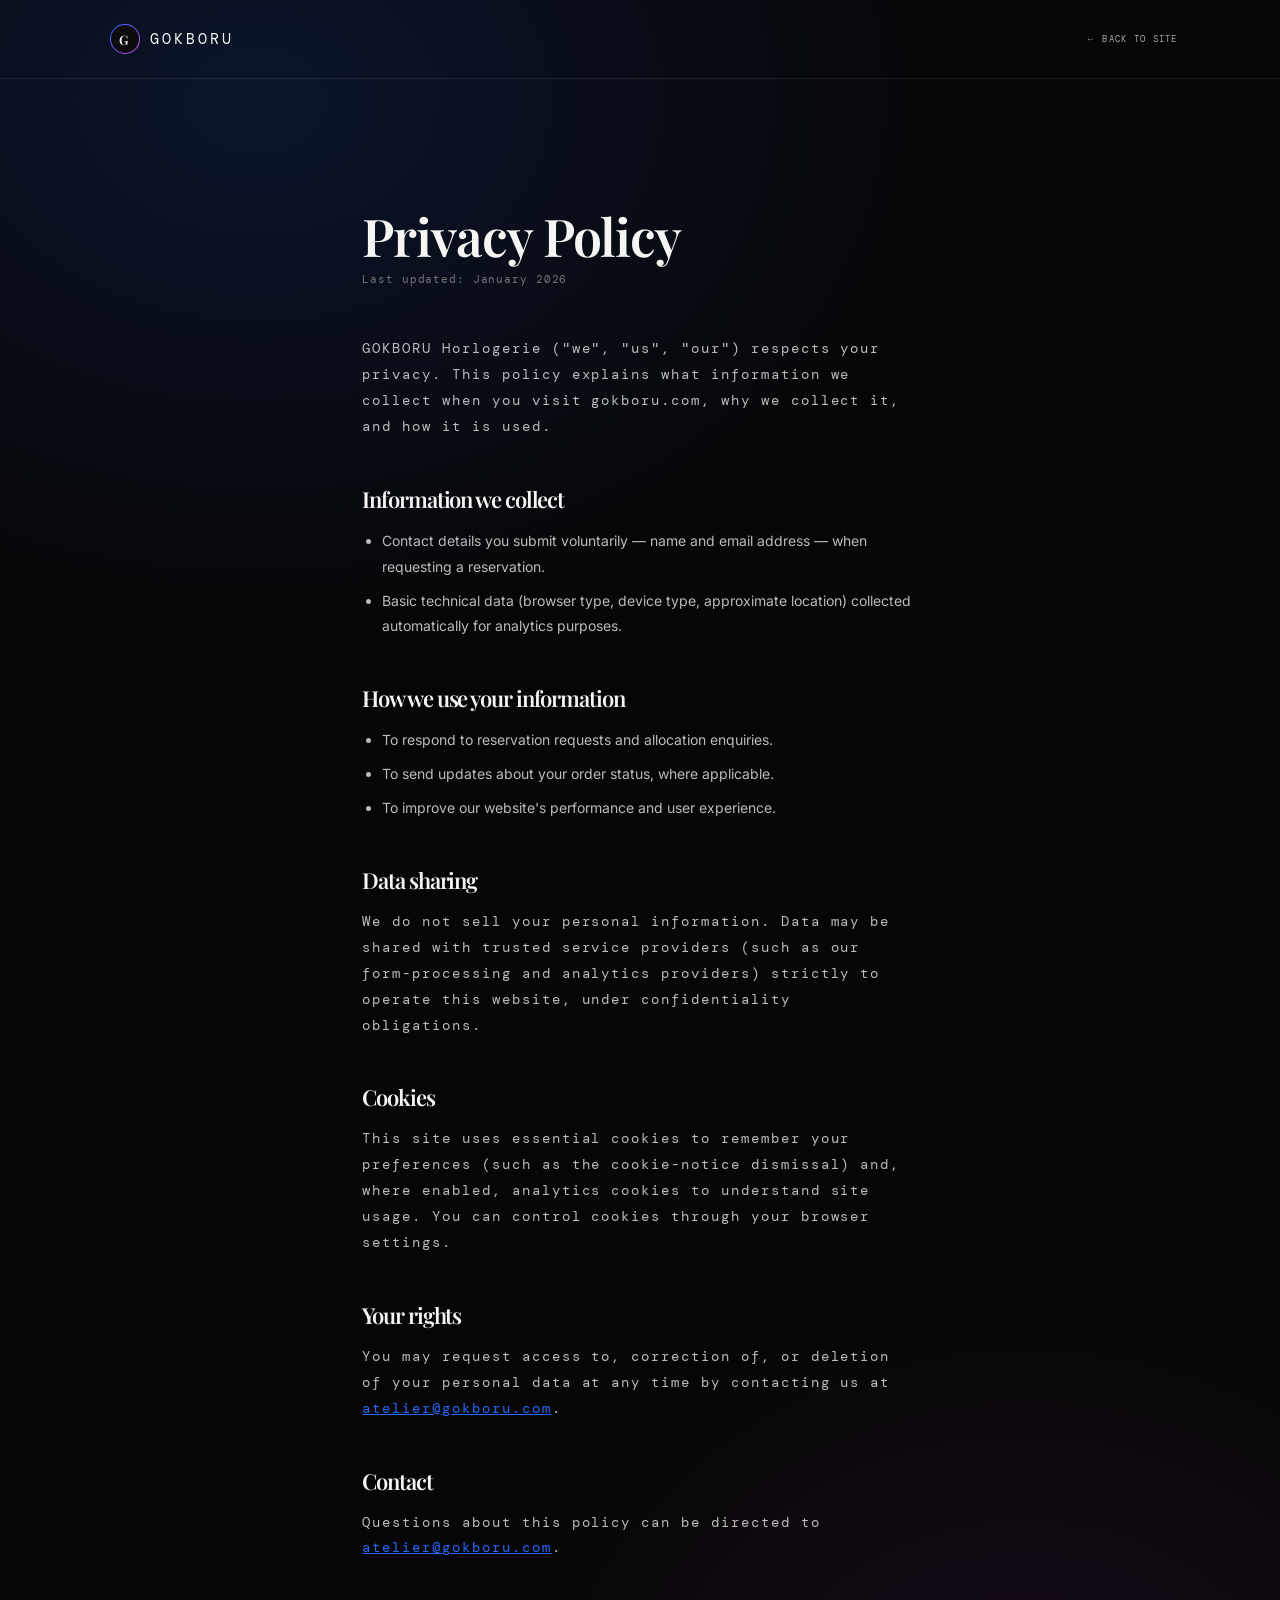
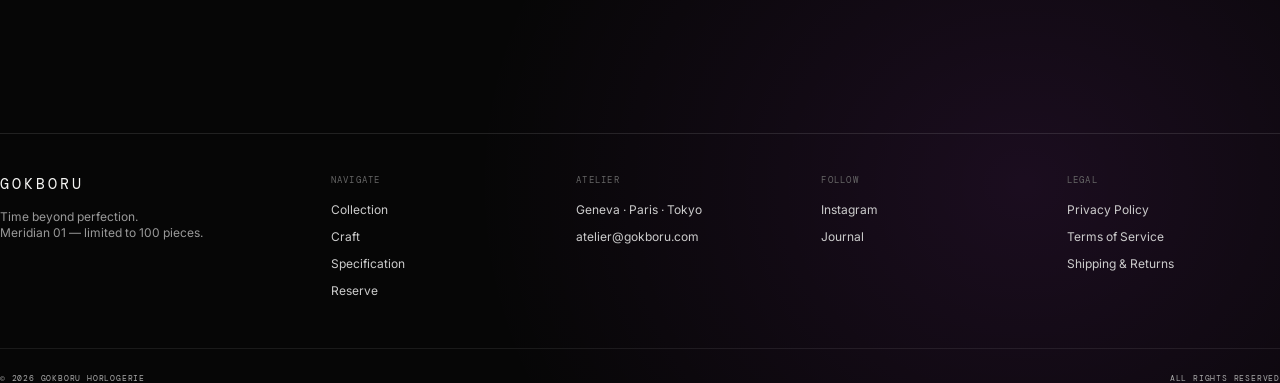
<file: privacy.html>
<!doctype html><html lang="en"><head><meta charset="utf-8"><meta name="viewport" content="width=device-width,initial-scale=1"><title>Privacy Policy — GOKBORU</title><meta name="robots" content="index, follow"><link rel="icon" href="favicon.ico" sizes="any"><link rel="apple-touch-icon" href="apple-touch-icon.png"><link rel="preconnect" href="https://fonts.googleapis.com"><link rel="preconnect" href="https://fonts.gstatic.com" crossorigin><link href="https://fonts.googleapis.com/css2?family=DM+Mono&family=Inter:wght@400;500;600&family=Playfair+Display:ital,wght@0,500;0,600;1,500&display=swap" rel="stylesheet"><link rel="stylesheet" href="styles.css"></head><body>
<div class="legal-page">
<div class="legal-header"><a class="brand" href="index.html" style="position:static;transform:none"><span class="brand-mark">G</span>GOKBORU</a><a class="legal-back" href="index.html">← BACK TO SITE</a></div>
<div class="legal">
<h1>Privacy Policy</h1>
<span class="updated">Last updated: January 2026</span>

<p>GOKBORU Horlogerie ("we", "us", "our") respects your privacy. This policy explains what information we collect when you visit gokboru.com, why we collect it, and how it is used.</p>

<h2>Information we collect</h2>
<ul>
<li>Contact details you submit voluntarily — name and email address — when requesting a reservation.</li>
<li>Basic technical data (browser type, device type, approximate location) collected automatically for analytics purposes.</li>
</ul>

<h2>How we use your information</h2>
<ul>
<li>To respond to reservation requests and allocation enquiries.</li>
<li>To send updates about your order status, where applicable.</li>
<li>To improve our website's performance and user experience.</li>
</ul>

<h2>Data sharing</h2>
<p>We do not sell your personal information. Data may be shared with trusted service providers (such as our form-processing and analytics providers) strictly to operate this website, under confidentiality obligations.</p>

<h2>Cookies</h2>
<p>This site uses essential cookies to remember your preferences (such as the cookie-notice dismissal) and, where enabled, analytics cookies to understand site usage. You can control cookies through your browser settings.</p>

<h2>Your rights</h2>
<p>You may request access to, correction of, or deletion of your personal data at any time by contacting us at <a href="mailto:atelier@gokboru.com">atelier@gokboru.com</a>.</p>

<h2>Contact</h2>
<p>Questions about this policy can be directed to <a href="mailto:atelier@gokboru.com">atelier@gokboru.com</a>.</p>
</div>
<footer><div class="f-top"><div class="f-brand"><strong>GOKBORU</strong><span>Time beyond perfection.<br>Meridian 01 — limited to 100 pieces.</span></div><div class="f-col"><b>NAVIGATE</b><a href="index.html#collection">Collection</a><a href="index.html#craft">Craft</a><a href="index.html#specs">Specification</a><a href="index.html#reserve">Reserve</a></div><div class="f-col"><b>ATELIER</b><span>Geneva · Paris · Tokyo</span><a href="mailto:atelier@gokboru.com">atelier@gokboru.com</a></div><div class="f-col"><b>FOLLOW</b><a href="#">Instagram</a><a href="#">Journal</a></div><div class="f-col"><b>LEGAL</b><a href="privacy.html">Privacy Policy</a><a href="terms.html">Terms of Service</a><a href="shipping.html">Shipping &amp; Returns</a></div></div><div class="f-bottom"><span>© 2026 GOKBORU HORLOGERIE</span><span>ALL RIGHTS RESERVED</span></div></footer>
</div>
</body></html>
</file>
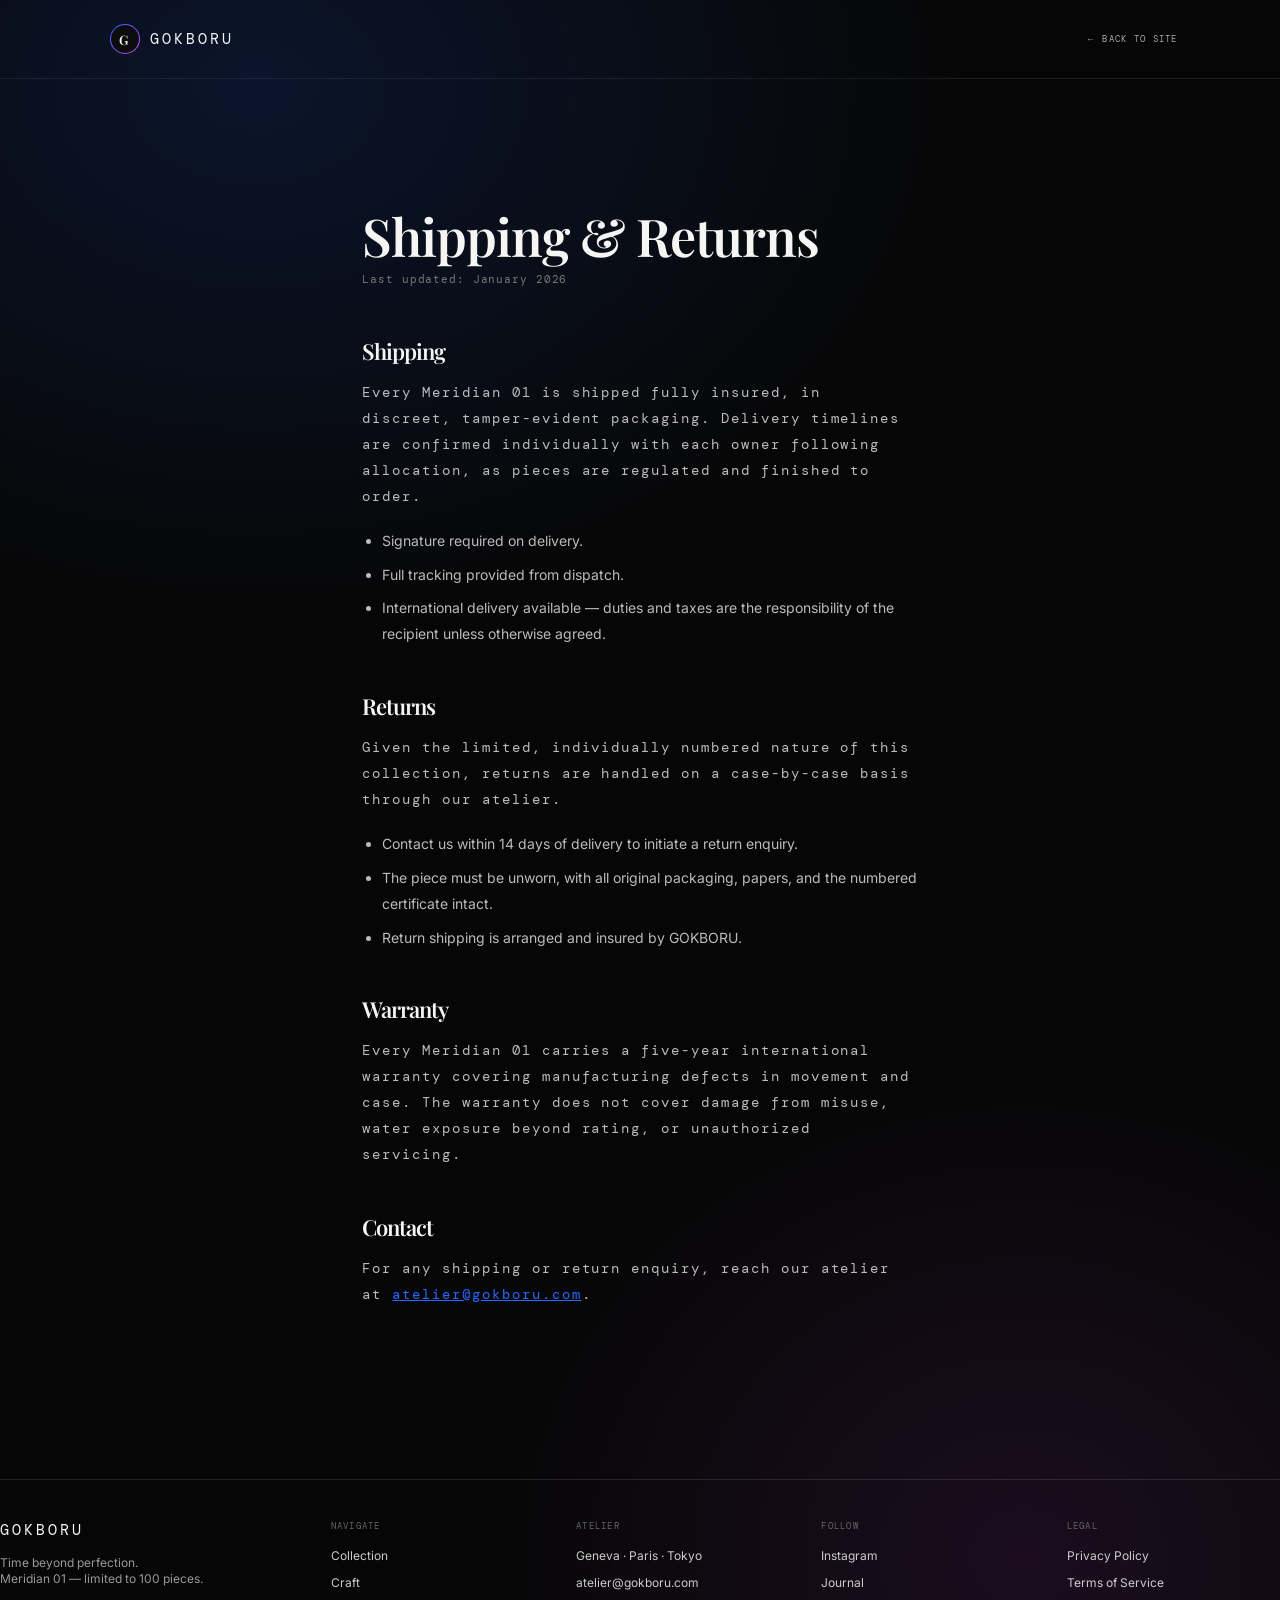
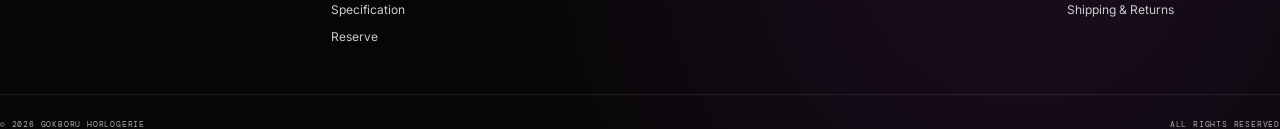
<file: shipping.html>
<!doctype html><html lang="en"><head><meta charset="utf-8"><meta name="viewport" content="width=device-width,initial-scale=1"><title>Shipping &amp; Returns — GOKBORU</title><meta name="robots" content="index, follow"><link rel="icon" href="favicon.ico" sizes="any"><link rel="apple-touch-icon" href="apple-touch-icon.png"><link rel="preconnect" href="https://fonts.googleapis.com"><link rel="preconnect" href="https://fonts.gstatic.com" crossorigin><link href="https://fonts.googleapis.com/css2?family=DM+Mono&family=Inter:wght@400;500;600&family=Playfair+Display:ital,wght@0,500;0,600;1,500&display=swap" rel="stylesheet"><link rel="stylesheet" href="styles.css"></head><body>
<div class="legal-page">
<div class="legal-header"><a class="brand" href="index.html" style="position:static;transform:none"><span class="brand-mark">G</span>GOKBORU</a><a class="legal-back" href="index.html">← BACK TO SITE</a></div>
<div class="legal">
<h1>Shipping &amp; Returns</h1>
<span class="updated">Last updated: January 2026</span>

<h2>Shipping</h2>
<p>Every Meridian 01 is shipped fully insured, in discreet, tamper-evident packaging. Delivery timelines are confirmed individually with each owner following allocation, as pieces are regulated and finished to order.</p>
<ul>
<li>Signature required on delivery.</li>
<li>Full tracking provided from dispatch.</li>
<li>International delivery available — duties and taxes are the responsibility of the recipient unless otherwise agreed.</li>
</ul>

<h2>Returns</h2>
<p>Given the limited, individually numbered nature of this collection, returns are handled on a case-by-case basis through our atelier.</p>
<ul>
<li>Contact us within 14 days of delivery to initiate a return enquiry.</li>
<li>The piece must be unworn, with all original packaging, papers, and the numbered certificate intact.</li>
<li>Return shipping is arranged and insured by GOKBORU.</li>
</ul>

<h2>Warranty</h2>
<p>Every Meridian 01 carries a five-year international warranty covering manufacturing defects in movement and case. The warranty does not cover damage from misuse, water exposure beyond rating, or unauthorized servicing.</p>

<h2>Contact</h2>
<p>For any shipping or return enquiry, reach our atelier at <a href="mailto:atelier@gokboru.com">atelier@gokboru.com</a>.</p>
</div>
<footer><div class="f-top"><div class="f-brand"><strong>GOKBORU</strong><span>Time beyond perfection.<br>Meridian 01 — limited to 100 pieces.</span></div><div class="f-col"><b>NAVIGATE</b><a href="index.html#collection">Collection</a><a href="index.html#craft">Craft</a><a href="index.html#specs">Specification</a><a href="index.html#reserve">Reserve</a></div><div class="f-col"><b>ATELIER</b><span>Geneva · Paris · Tokyo</span><a href="mailto:atelier@gokboru.com">atelier@gokboru.com</a></div><div class="f-col"><b>FOLLOW</b><a href="#">Instagram</a><a href="#">Journal</a></div><div class="f-col"><b>LEGAL</b><a href="privacy.html">Privacy Policy</a><a href="terms.html">Terms of Service</a><a href="shipping.html">Shipping &amp; Returns</a></div></div><div class="f-bottom"><span>© 2026 GOKBORU HORLOGERIE</span><span>ALL RIGHTS RESERVED</span></div></footer>
</div>
</body></html>
</file>
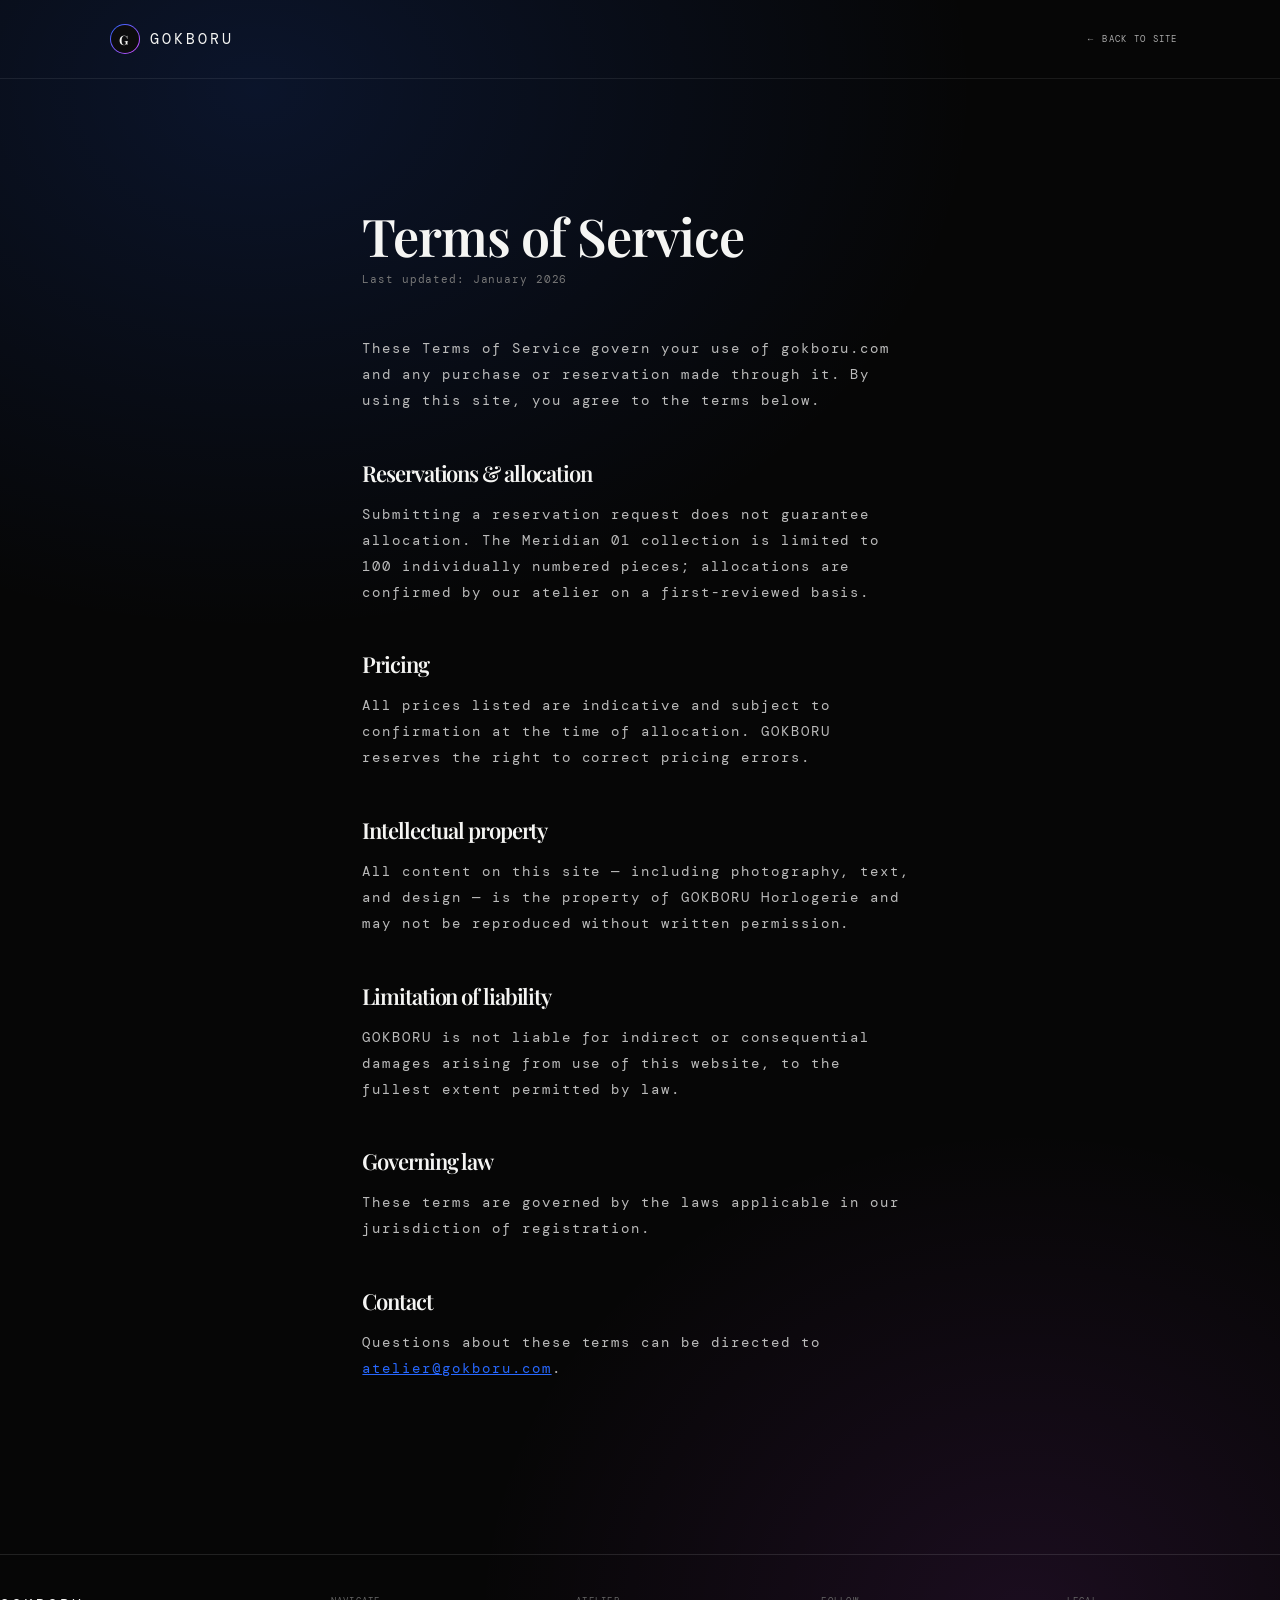
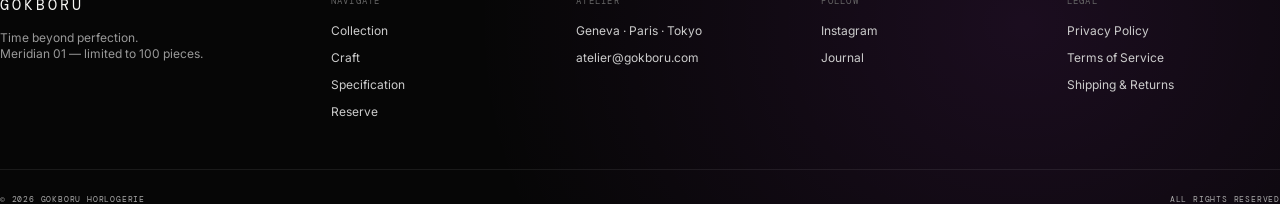
<file: terms.html>
<!doctype html><html lang="en"><head><meta charset="utf-8"><meta name="viewport" content="width=device-width,initial-scale=1"><title>Terms of Service — GOKBORU</title><meta name="robots" content="index, follow"><link rel="icon" href="favicon.ico" sizes="any"><link rel="apple-touch-icon" href="apple-touch-icon.png"><link rel="preconnect" href="https://fonts.googleapis.com"><link rel="preconnect" href="https://fonts.gstatic.com" crossorigin><link href="https://fonts.googleapis.com/css2?family=DM+Mono&family=Inter:wght@400;500;600&family=Playfair+Display:ital,wght@0,500;0,600;1,500&display=swap" rel="stylesheet"><link rel="stylesheet" href="styles.css"></head><body>
<div class="legal-page">
<div class="legal-header"><a class="brand" href="index.html" style="position:static;transform:none"><span class="brand-mark">G</span>GOKBORU</a><a class="legal-back" href="index.html">← BACK TO SITE</a></div>
<div class="legal">
<h1>Terms of Service</h1>
<span class="updated">Last updated: January 2026</span>

<p>These Terms of Service govern your use of gokboru.com and any purchase or reservation made through it. By using this site, you agree to the terms below.</p>

<h2>Reservations &amp; allocation</h2>
<p>Submitting a reservation request does not guarantee allocation. The Meridian 01 collection is limited to 100 individually numbered pieces; allocations are confirmed by our atelier on a first-reviewed basis.</p>

<h2>Pricing</h2>
<p>All prices listed are indicative and subject to confirmation at the time of allocation. GOKBORU reserves the right to correct pricing errors.</p>

<h2>Intellectual property</h2>
<p>All content on this site — including photography, text, and design — is the property of GOKBORU Horlogerie and may not be reproduced without written permission.</p>

<h2>Limitation of liability</h2>
<p>GOKBORU is not liable for indirect or consequential damages arising from use of this website, to the fullest extent permitted by law.</p>

<h2>Governing law</h2>
<p>These terms are governed by the laws applicable in our jurisdiction of registration.</p>

<h2>Contact</h2>
<p>Questions about these terms can be directed to <a href="mailto:atelier@gokboru.com">atelier@gokboru.com</a>.</p>
</div>
<footer><div class="f-top"><div class="f-brand"><strong>GOKBORU</strong><span>Time beyond perfection.<br>Meridian 01 — limited to 100 pieces.</span></div><div class="f-col"><b>NAVIGATE</b><a href="index.html#collection">Collection</a><a href="index.html#craft">Craft</a><a href="index.html#specs">Specification</a><a href="index.html#reserve">Reserve</a></div><div class="f-col"><b>ATELIER</b><span>Geneva · Paris · Tokyo</span><a href="mailto:atelier@gokboru.com">atelier@gokboru.com</a></div><div class="f-col"><b>FOLLOW</b><a href="#">Instagram</a><a href="#">Journal</a></div><div class="f-col"><b>LEGAL</b><a href="privacy.html">Privacy Policy</a><a href="terms.html">Terms of Service</a><a href="shipping.html">Shipping &amp; Returns</a></div></div><div class="f-bottom"><span>© 2026 GOKBORU HORLOGERIE</span><span>ALL RIGHTS RESERVED</span></div></footer>
</div>
</body></html>
</file>
<file: styles.css>
:root{--black:#060606;--graphite:#171717;--white:#f5f5f3;--blue:#2868ff;--pink:#d64cff;--steel:#999}*{box-sizing:border-box}html{scroll-behavior:smooth}body{margin:0;color:var(--white);font:400 13px Inter;background:radial-gradient(ellipse 1200px 900px at 18% 4%,#2868ff2e,transparent 60%),radial-gradient(ellipse 1100px 800px at 82% 16%,#6244ff26,transparent 60%),radial-gradient(ellipse 1000px 900px at 70% 30%,#2868ff22,transparent 60%),radial-gradient(ellipse 900px 800px at 15% 42%,#d64cff1c,transparent 58%),radial-gradient(ellipse 1100px 900px at 80% 55%,#2868ff20,transparent 60%),radial-gradient(ellipse 900px 800px at 20% 68%,#d64cff1a,transparent 58%),radial-gradient(ellipse 1100px 900px at 78% 82%,#2868ff26,transparent 60%),radial-gradient(ellipse 1000px 800px at 25% 96%,#d64cff20,transparent 58%),var(--black)}header{position:fixed;z-index:10;top:20px;left:50%;transform:translateX(-50%);width:min(92vw,1180px);height:66px;display:flex;align-items:center;justify-content:space-between;padding:0 12px 0 12px;border:1px solid #ffffff22;border-radius:999px;background:#10101088;backdrop-filter:blur(16px);box-shadow:0 10px 40px #00000066}
header:before{content:"";position:absolute;z-index:-1;inset:-60% -6%;border-radius:999px;background:radial-gradient(circle at 22% 50%,#2868ff4d,transparent 60%),radial-gradient(circle at 82% 50%,#d64cff33,transparent 60%);filter:blur(28px);pointer-events:none}
.brand{display:flex;align-items:center;gap:10px;padding-left:8px;font:15px 'DM Mono';letter-spacing:.2em}
.brand-mark{width:30px;height:30px;border-radius:50%;display:grid;place-items:center;font:600 13px 'Playfair Display';border:1px solid transparent;background:linear-gradient(#0c0c0e,#0c0c0e) padding-box,linear-gradient(135deg,var(--blue),var(--pink)) border-box}
.avail{display:none;align-items:center;gap:8px;color:#ccc}
.avail i{width:6px;height:6px;border-radius:50%;background:var(--blue);box-shadow:0 0 10px var(--blue)}
@media(min-width:900px){.avail{display:flex}}.burger{display:none;width:38px;height:38px;border:0;background:none;cursor:pointer;flex-direction:column;justify-content:center;align-items:center;gap:6px;padding:0}.burger span{display:block;width:20px;height:1.5px;background:var(--white);transition:.35s;border-radius:2px}.burger.open span:nth-child(1){transform:translateY(7.5px) rotate(45deg)}.burger.open span:nth-child(2){opacity:0}.burger.open span:nth-child(3){transform:translateY(-7.5px) rotate(-45deg)}.mnav{position:fixed;inset:0;z-index:9;display:flex;flex-direction:column;align-items:center;justify-content:center;gap:30px;background:#070708f5;backdrop-filter:blur(20px);opacity:0;visibility:hidden;transform:translateY(-16px);transition:opacity .45s,visibility .45s,transform .45s}.mnav.open{opacity:1;visibility:visible;transform:translateY(0)}.mnav a{font:18px "Playfair Display";letter-spacing:.02em;color:var(--white);opacity:0;transform:translateY(14px);transition:opacity .5s,transform .5s}.mnav.open a{opacity:1;transform:translateY(0)}.mnav.open a:nth-child(1){transition-delay:.08s}.mnav.open a:nth-child(2){transition-delay:.14s}.mnav.open a:nth-child(3){transition-delay:.2s}.mnav.open a:nth-child(4){transition-delay:.26s}.mnav.open a:nth-child(5){transition-delay:.32s}.mnav.open a:nth-child(6){transition-delay:.38s}.mnav-cta{margin-top:12px;padding:14px 30px;border-radius:30px;background:linear-gradient(110deg,var(--blue),var(--pink));font:11px "DM Mono"!important;letter-spacing:.1em}a{color:inherit;text-decoration:none}nav{display:flex;gap:28px}nav a,.pre,p,small{font:9px 'DM Mono';letter-spacing:.14em}.pre{color:#fff}.hero{height:350vh;position:relative;background:transparent}.hero-visual{position:sticky;top:0;width:100%;height:100vh}canvas{position:absolute;inset:0;width:100%;height:100%}.hero:after{content:"";position:absolute;inset:0;background:linear-gradient(90deg,#000a,transparent 65%);pointer-events:none}
.wolf-badge{position:absolute;z-index:3;right:7vw;bottom:8vh;width:60px;height:60px;border-radius:50%;background:#0a0a0cf2;border:1px solid #2868ff55;backdrop-filter:blur(8px);display:grid;place-items:center;box-shadow:0 0 0 1px #00000080,0 6px 22px #000c}
.wolf-badge svg{width:58%;height:58%;fill:none;stroke:var(--blue);stroke-width:2.6;stroke-linejoin:round;stroke-linecap:round}
@media(max-width:700px){.wolf-badge{width:36px;height:36px;right:5vw;bottom:7vh}}.hero-copy{position:absolute;z-index:2;top:27vh;left:8vw;width:min(570px,82vw)}h1,h2{font:600 clamp(48px,7vw,108px)/.9 'Playfair Display';letter-spacing:-.05em;margin:0}em{color:var(--pink)}.hero-copy>span{display:block;max-width:330px;margin:28px 0;line-height:1.7}.cta,.ghost{display:inline-flex;gap:28px;padding:16px 20px;border-radius:30px;font:9px 'DM Mono';letter-spacing:.1em;margin:7px 7px 0 0}.cta{background:linear-gradient(110deg,var(--blue),var(--pink));box-shadow:0 8px 34px #6244ff66}.ghost{border:1px solid #ffffff55}.scroll{position:absolute;z-index:2;bottom:5vh;left:4vw}.load{position:fixed;inset:0;z-index:20;display:grid;place-content:center;justify-items:center;gap:15px;background:radial-gradient(circle,#25143b,var(--black));transition:.7s}.load.done{opacity:0;visibility:hidden}.load b{width:90px;height:90px;border:1px solid var(--blue);border-top-color:var(--pink);border-radius:50%;display:grid;place-items:center;font:500 52px 'Playfair Display';animation:spin 2s linear infinite}.load i{width:150px;height:1px;background:#ffffff22}.load em{display:block;width:0;height:100%;background:linear-gradient(90deg,var(--blue),var(--pink))}@keyframes spin{to{rotate:360deg}}.craft{padding:15vw 8vw;background:transparent}.craft h2{margin-top:20px}.features{display:grid;grid-template-columns:repeat(4,1fr);gap:14px;margin-top:70px}.features article{min-height:235px;padding:24px;border:1px solid #ffffff1c;background:#ffffff0b;transition:.4s}.features article:hover{transform:translateY(-8px);border-color:var(--blue)}.features i{font:9px 'DM Mono';color:var(--pink)}h3{font:500 27px 'Playfair Display';margin:40px 0 12px}.features span{color:#bbb;line-height:1.6}.spec{padding:16vw 8vw;display:grid;grid-template-columns:42% 1fr;gap:8vw;background:transparent}.spec>div>span{display:block;line-height:1.8;margin:30px 0;max-width:350px}.numbers{display:flex;gap:25px}.numbers b{font:500 26px 'Playfair Display'}.numbers small{display:block;color:var(--steel);margin-top:6px}.movement{background:none;border:0;color:var(--white);cursor:pointer}.movement svg{width:min(540px,100%);fill:none;stroke:var(--white);stroke-width:1.2;overflow:visible}.movement g,.movement path{transition:transform .8s}.movement .j circle{fill:var(--pink);stroke:none}.movement.active .a{transform:translate(-35px,-20px)}.movement.active .b{transform:translate(0,30px)}.movement.active .c{transform:translate(42px,-28px)}.movement.active .d{transform:translate(-20px,25px)}.movement small{color:var(--pink)}.voices{padding:14vw 20vw;text-align:center;background:transparent}.voices blockquote{font:500 clamp(30px,4.5vw,65px)/1.05 'Playfair Display';margin:30px 0}.voices cite{display:block;margin-top:28px;font:9px 'DM Mono';color:#aaa;font-style:normal}.faq{padding:16vw 8vw;display:grid;grid-template-columns:1fr 1fr;gap:10vw;background:transparent;color:var(--white)}.faqs button{width:100%;display:flex;justify-content:space-between;padding:20px 0;border:0;border-bottom:1px solid #ffffff22;background:none;text-align:left;font:500 14px Inter;color:var(--white)}.faqs p{max-height:0;overflow:hidden;margin:0;transition:.3s;letter-spacing:0;font:13px/1.7 Inter;color:#999}.faqs button.on+p{max-height:80px;padding:12px 0}.reserve{min-height:100vh;padding:16vw 8vw 30px;display:flex;flex-direction:column;justify-content:space-between;background:transparent}.reserve>div{width:min(560px,100%)}.reserve>div>span{display:block;margin:22px 0}form{width:min(400px,100%)}label{display:block;position:relative;border-bottom:1px solid #ffffff55;margin-top:20px}input{width:100%;padding:20px 0 7px;border:0;background:none;color:#fff;outline:0}label b{position:absolute;top:16px;left:0;color:#aaa;font-weight:400;transition:.2s}input:focus+b,input:not(:placeholder-shown)+b{top:0;color:var(--pink);font:8px 'DM Mono'}output{display:block;margin-top:16px;color:#ddd}footer{border-top:1px solid #ffffff1c;padding-top:40px}.f-top{display:grid;grid-template-columns:1.4fr 1fr 1fr 1fr 1fr;gap:32px}.f-brand strong{font:15px 'DM Mono';letter-spacing:.2em;display:block;margin-bottom:14px}.f-brand span{color:#999;line-height:1.8;font:12px Inter}.f-col{display:flex;flex-direction:column;gap:12px}.f-col b{font:9px 'DM Mono';letter-spacing:.14em;color:#666;margin-bottom:4px}.f-col a,.f-col>span{font:12px Inter;color:#ccc}.f-col a:hover{color:var(--blue)}.f-bottom{display:flex;justify-content:space-between;font:8px 'DM Mono';letter-spacing:.1em;color:#aaa;margin-top:50px;padding-top:24px;border-top:1px solid #ffffff14}#cursor{position:fixed;z-index:30;width:24px;height:24px;border:1px solid var(--pink);border-radius:50%;pointer-events:none;mix-blend-mode:difference;transform:translate(-50%,-50%);transition:width .3s,height .3s,background .3s,border-color .3s}#cursor.big{width:52px;height:52px;background:#2868ff2e;border-color:var(--blue)}.cta,.ghost,.pre,.s-nav,.mnav-cta{transition:transform .25s cubic-bezier(.2,.9,.3,1),box-shadow .3s,border-color .3s}.s-slide img{transition:transform .2s ease-out}.p-media{transition:transform .2s ease-out}.scramble-ready{font-variant-numeric:tabular-nums}.showcase{padding:12vw 0 8vw;background:transparent;overflow:hidden}.showcase-stage{position:relative;height:64vh;min-height:440px}.s-track{display:flex;align-items:center;gap:40px;height:100%;overflow-x:auto;overflow-y:hidden;scroll-snap-type:x mandatory;scroll-behavior:smooth;-webkit-overflow-scrolling:touch;scrollbar-width:none;padding-inline:calc(50% - min(13vw,140px))}.s-track::-webkit-scrollbar{display:none}.s-slide{scroll-snap-align:center;flex:0 0 auto;width:min(26vw,280px);height:min(58vh,460px);display:grid;place-items:center;filter:blur(9px);opacity:.3;transform:scale(.78);transition:filter .5s,opacity .5s,transform .5s}.s-slide.active{filter:blur(0);opacity:1;transform:scale(1)}.s-slide svg{width:78%;fill:none;stroke:var(--white);stroke-width:1}.s-slide img{width:100%;height:100%;object-fit:contain;filter:drop-shadow(0 20px 40px #000a)}.p-media svg{width:64%;fill:none;stroke:var(--white);stroke-width:1}.p-media{overflow:hidden}.p-media img{width:100%;height:100%;object-fit:cover;display:block}.s-nav{position:absolute;top:50%;z-index:3;width:48px;height:48px;border-radius:50%;border:1px solid #ffffff3a;background:#0a0a0c99;backdrop-filter:blur(10px);color:#fff;font-size:20px;cursor:pointer;transform:translateY(-50%);transition:.3s}.s-nav:hover{border-color:var(--blue);color:var(--blue)}.s-nav.prev{left:4vw}.s-nav.next{right:4vw}.s-dots{display:flex;justify-content:center;gap:9px;margin-top:36px}.s-dots button{width:7px;height:7px;border-radius:50%;border:0;background:#ffffff33;padding:0;cursor:pointer;transition:.3s}.s-dots button.on{width:22px;border-radius:5px;background:var(--blue)}.cards{padding:8vw 8vw 15vw;background:transparent}.cards h2{margin-top:20px}.card-grid{display:grid;grid-template-columns:repeat(5,1fr);gap:16px;margin-top:64px}.p-card{display:flex;flex-direction:column;gap:14px;padding:22px 20px 26px;border:1px solid #2868ff40;border-radius:6px;background:#0a0a0c;transition:.4s}.p-card:hover{border-color:var(--blue);box-shadow:0 0 44px #2868ff26;transform:translateY(-6px)}.p-media{aspect-ratio:1;display:grid;place-items:center;background:radial-gradient(circle,#2868ff1c,transparent 70%);border-radius:4px}.p-media svg{width:64%;fill:none;stroke:var(--white);stroke-width:1}.p-card b{font:14px 'DM Mono';letter-spacing:.1em}.p-card span{color:#999;line-height:1.6;font:12px Inter;flex:1}.p-price{align-self:flex-start;border:1px solid #2868ff88;border-radius:30px;padding:8px 16px;font:9px 'DM Mono';letter-spacing:.1em}.perf{padding:9vw 8vw 13vw;background:transparent}.perf h2{margin-top:20px}.perf-grid{display:flex;gap:24px;margin-top:64px;align-items:stretch}.perf-card{flex:1 1 0;min-width:0;background:#0a0a0c;border:1px solid #2868ff3a;border-radius:10px;padding:30px 26px;cursor:pointer;transition:transform .6s cubic-bezier(.22,.9,.3,1),filter .6s,opacity .6s,border-color .4s,box-shadow .4s;display:flex;flex-direction:column;gap:16px}.perf-card:hover{border-color:#2868ff99}.perf-card.active{border-color:var(--blue);box-shadow:0 0 60px #2868ff2e;transform:scale(1.05)}.perf-grid.has-active .perf-card:not(.active){filter:blur(3px);opacity:.4;transform:scale(.91)}.perf-chart{height:110px;display:flex;align-items:center;justify-content:center;position:relative}.perf-chart svg{width:100%;height:100%;overflow:visible}.perf-chart-gauge{gap:0}.perf-chart-gauge svg{width:96px;height:96px}.perf-chart-gauge em{position:absolute;font:600 20px "Playfair Display";font-style:normal;color:var(--white)}.perf-card b{font:14px "DM Mono";letter-spacing:.06em}.perf-card span{color:#999;line-height:1.6;font:12px Inter;flex:1}.perf-stat{font:600 30px "Playfair Display";color:var(--white)}.perf-stat small{display:block;font:9px "DM Mono";letter-spacing:.14em;color:var(--blue);margin-top:4px}.lightbox{position:fixed;inset:0;z-index:50;display:none;align-items:center;justify-content:center;background:#000000e8;backdrop-filter:blur(8px);padding:6vw}.lightbox.open{display:flex}.lightbox img{max-width:min(720px,88vw);max-height:86vh;object-fit:contain;border-radius:8px;box-shadow:0 30px 90px #000c}.lb-close{position:absolute;top:24px;right:28px;width:44px;height:44px;border-radius:50%;border:1px solid #ffffff33;background:#0a0a0cc0;color:#fff;font-size:22px;line-height:1;cursor:pointer;display:grid;place-items:center}.lb-close:hover{border-color:var(--blue);color:var(--blue)}.p-media{cursor:pointer}.p-media img{transition:transform .5s}.p-card:hover .p-media img{transform:scale(1.05)}@media(max-width:1000px) and (min-width:701px){.f-top{grid-template-columns:1.4fr 1fr 1fr;row-gap:30px}}@media(max-width:700px){nav{display:none}.burger{display:flex}.pre{display:none}header{padding:0 8px 0 20px}.hero{height:270vh}.features{grid-template-columns:1fr 1fr}.spec,.faq{display:block;padding:25vw 8vw}.movement{margin-top:50px}.faq .faqs{margin-top:50px}.voices{padding:24vw 9vw}footer{display:grid;gap:12px}.f-top{grid-template-columns:1fr;gap:30px}.f-bottom{flex-direction:column;gap:8px}.card-grid{grid-template-columns:1fr 1fr}.s-slide{width:52vw;height:46vh}.s-track{gap:16px;padding-inline:calc(50% - 26vw)}.s-nav{width:38px;height:38px;font-size:16px}.s-nav.prev{left:2vw}.s-nav.next{right:2vw}.perf-grid{flex-direction:column}.perf-grid.has-active .perf-card:not(.active){filter:none;opacity:.55;transform:none}.perf-card.active{transform:none}}.reveal{opacity:0;transform:translateY(28px);transition:opacity .8s cubic-bezier(.22,.9,.3,1),transform .8s cubic-bezier(.22,.9,.3,1)}.reveal.in{opacity:1;transform:translateY(0)}.whatsapp-btn{position:fixed;z-index:40;right:24px;bottom:24px;width:56px;height:56px;border-radius:50%;background:#25D366;display:grid;place-items:center;box-shadow:0 8px 26px #000a,0 0 0 0 #25d36666;animation:wa-pulse 2.4s ease-out infinite}.whatsapp-btn svg{width:28px;height:28px;fill:#fff}.whatsapp-btn:hover{transform:scale(1.08)}@keyframes wa-pulse{0%{box-shadow:0 8px 26px #000a,0 0 0 0 #25d36655}70%{box-shadow:0 8px 26px #000a,0 0 0 14px #25d36600}100%{box-shadow:0 8px 26px #000a,0 0 0 0 #25d36600}}@media(max-width:700px){.whatsapp-btn{right:16px;bottom:16px;width:50px;height:50px}.whatsapp-btn svg{width:24px;height:24px}}.legal-page{min-height:100vh;background:radial-gradient(ellipse 1200px 900px at 20% 5%,#2868ff26,transparent 60%),radial-gradient(ellipse 1000px 900px at 80% 90%,#d64cff1a,transparent 55%),var(--black)}.legal-header{padding:24px 8vw;display:flex;align-items:center;justify-content:space-between;border-bottom:1px solid #ffffff14}.legal-back{font:9px "DM Mono";letter-spacing:.14em;color:#aaa;display:flex;align-items:center;gap:8px}.legal-back:hover{color:var(--blue)}.legal{max-width:760px;margin:0 auto;padding:10vw 8vw 12vw}.legal h1{font:600 clamp(32px,5vw,52px)/1.1 "Playfair Display";margin:0 0 8px;letter-spacing:-.02em}.legal .updated{color:#777;font:11px "DM Mono";letter-spacing:.08em;margin-bottom:50px;display:block}.legal h2{font:600 22px "Playfair Display";margin:44px 0 14px;color:var(--white)}.legal p{color:#bbb;line-height:1.85;margin:0 0 18px;font-size:14px}.legal ul{color:#bbb;line-height:1.85;padding-left:20px;margin:0 0 18px}.legal li{margin-bottom:8px;font-size:14px}.legal a{color:var(--blue);text-decoration:underline}.error-page{min-height:100vh;display:grid;place-items:center;text-align:center;padding:8vw;background:radial-gradient(circle at 50% 30%,#2868ff26,transparent 45%),var(--black)}.error-page p{font:9px "DM Mono";letter-spacing:.14em;color:var(--blue);margin-bottom:20px}.error-page h1{font:600 clamp(80px,14vw,180px)/1 "Playfair Display";margin:0;letter-spacing:-.03em}.error-page h2{font:500 clamp(22px,3vw,32px)/1.2 "Playfair Display";margin:20px 0 34px;color:#ccc}.error-page h2 em{color:var(--pink);font-style:italic}.cookie-banner{position:fixed;z-index:45;left:20px;right:20px;bottom:20px;max-width:520px;background:#0a0a0cf5;border:1px solid #ffffff22;border-radius:14px;padding:22px 24px;backdrop-filter:blur(16px);box-shadow:0 20px 60px #000c;transform:translateY(140%);opacity:0;transition:transform .5s cubic-bezier(.22,.9,.3,1),opacity .5s}.cookie-banner.show{transform:translateY(0);opacity:1}.cookie-banner p{font:12px/1.7 Inter;letter-spacing:0;color:#ccc;margin:0 0 16px}.cookie-banner a{color:var(--blue)}.cookie-actions{display:flex;gap:10px}.cookie-actions button{font:9px "DM Mono";letter-spacing:.1em;padding:11px 18px;border-radius:24px;cursor:pointer}#cookieDecline{background:none;border:1px solid #ffffff33;color:#ccc}#cookieDecline:hover{border-color:#fff;color:#fff}#cookieAccept{border:0;padding:11px 20px}@media(max-width:700px){.cookie-banner{left:12px;right:12px;bottom:80px;padding:18px 20px}}@media(hover:none){#cursor{display:none}}@media(prefers-reduced-motion:reduce){*,*:before,*:after{animation:none!important;transition:none!important}html{scroll-behavior:auto}}
</file>
